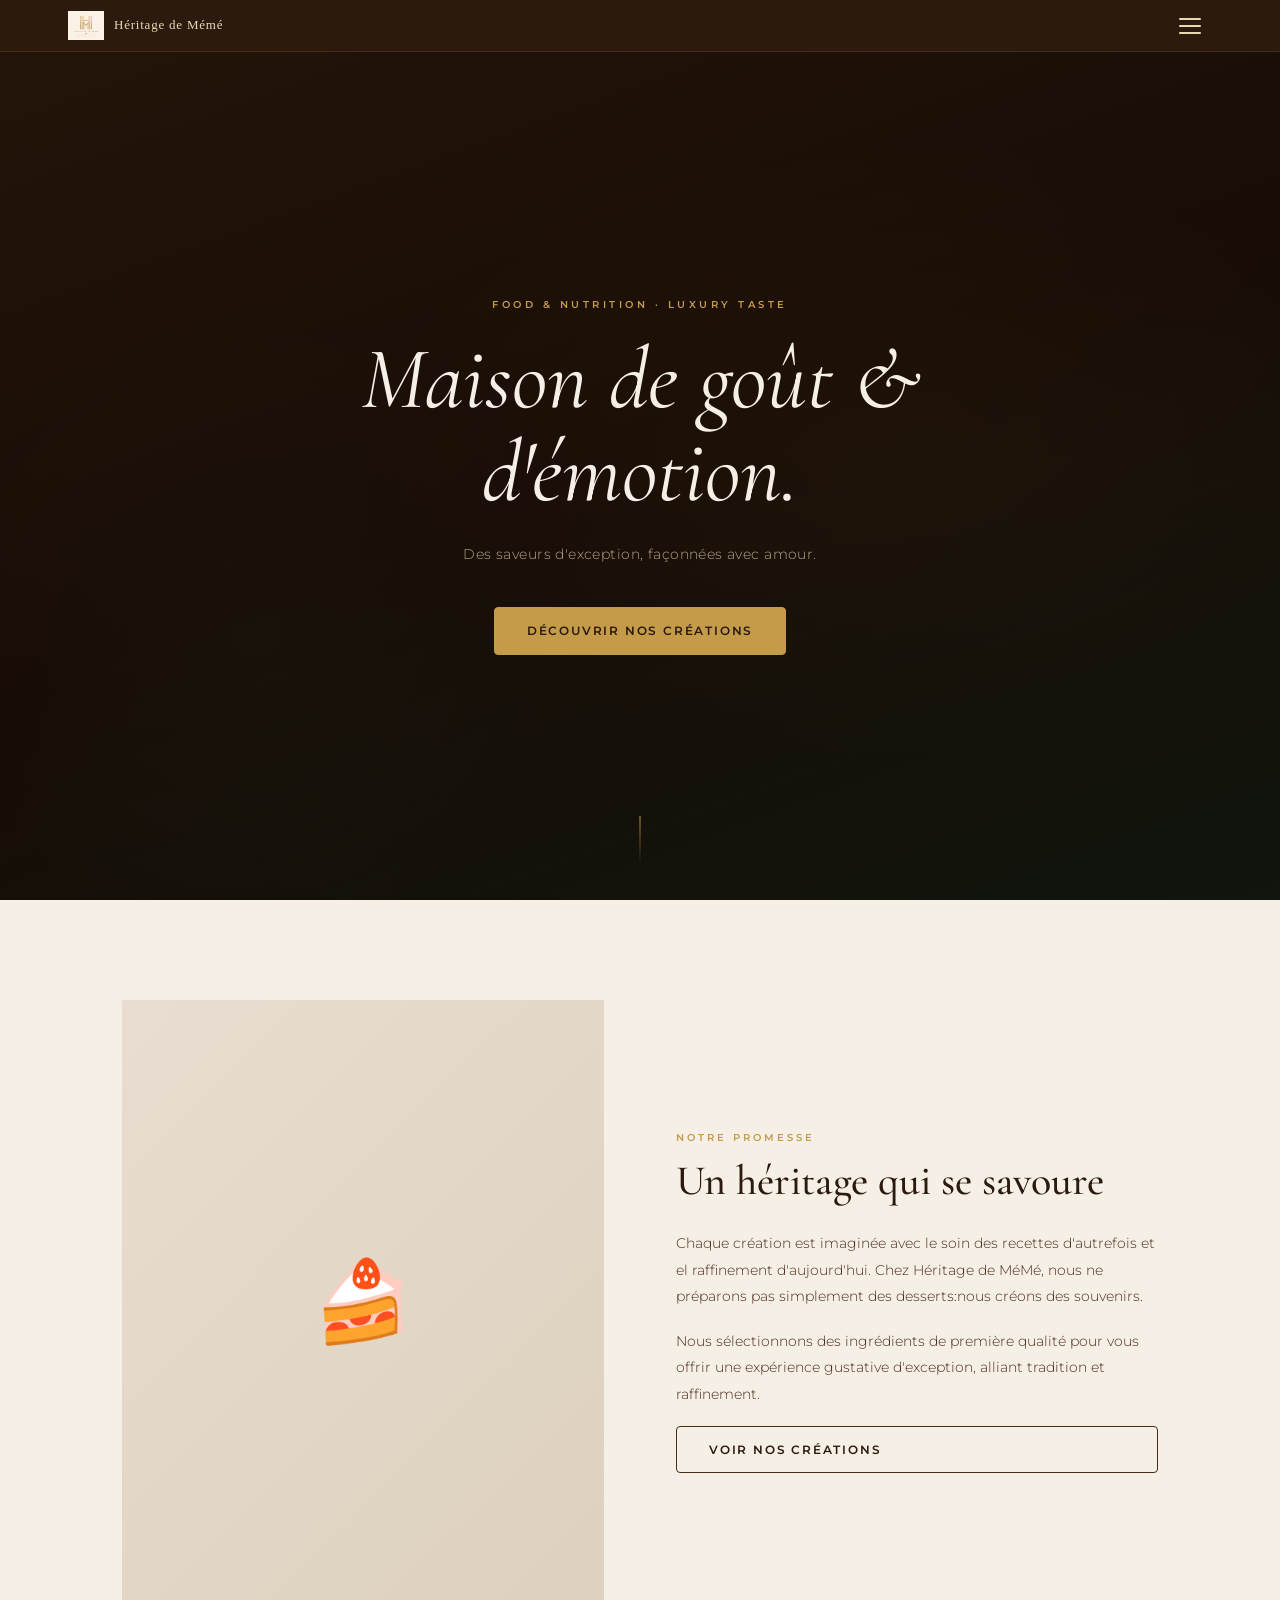
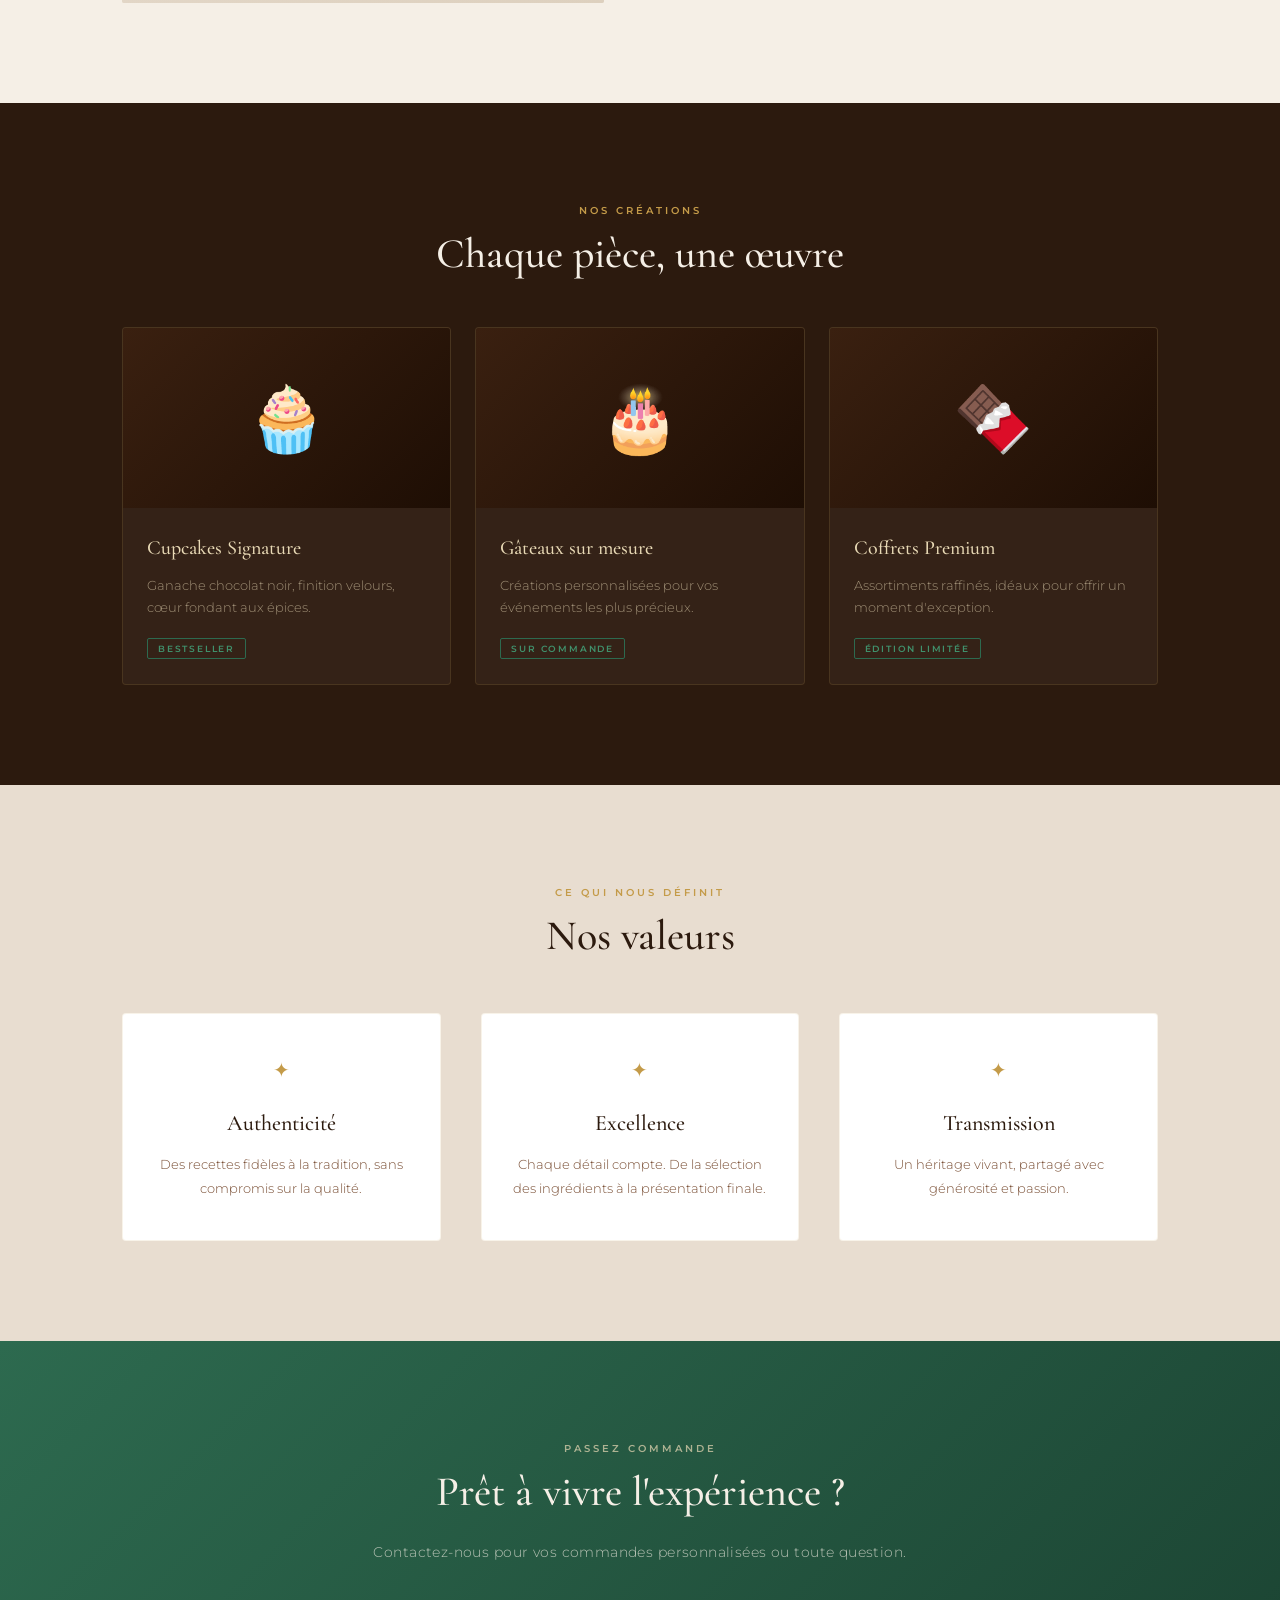
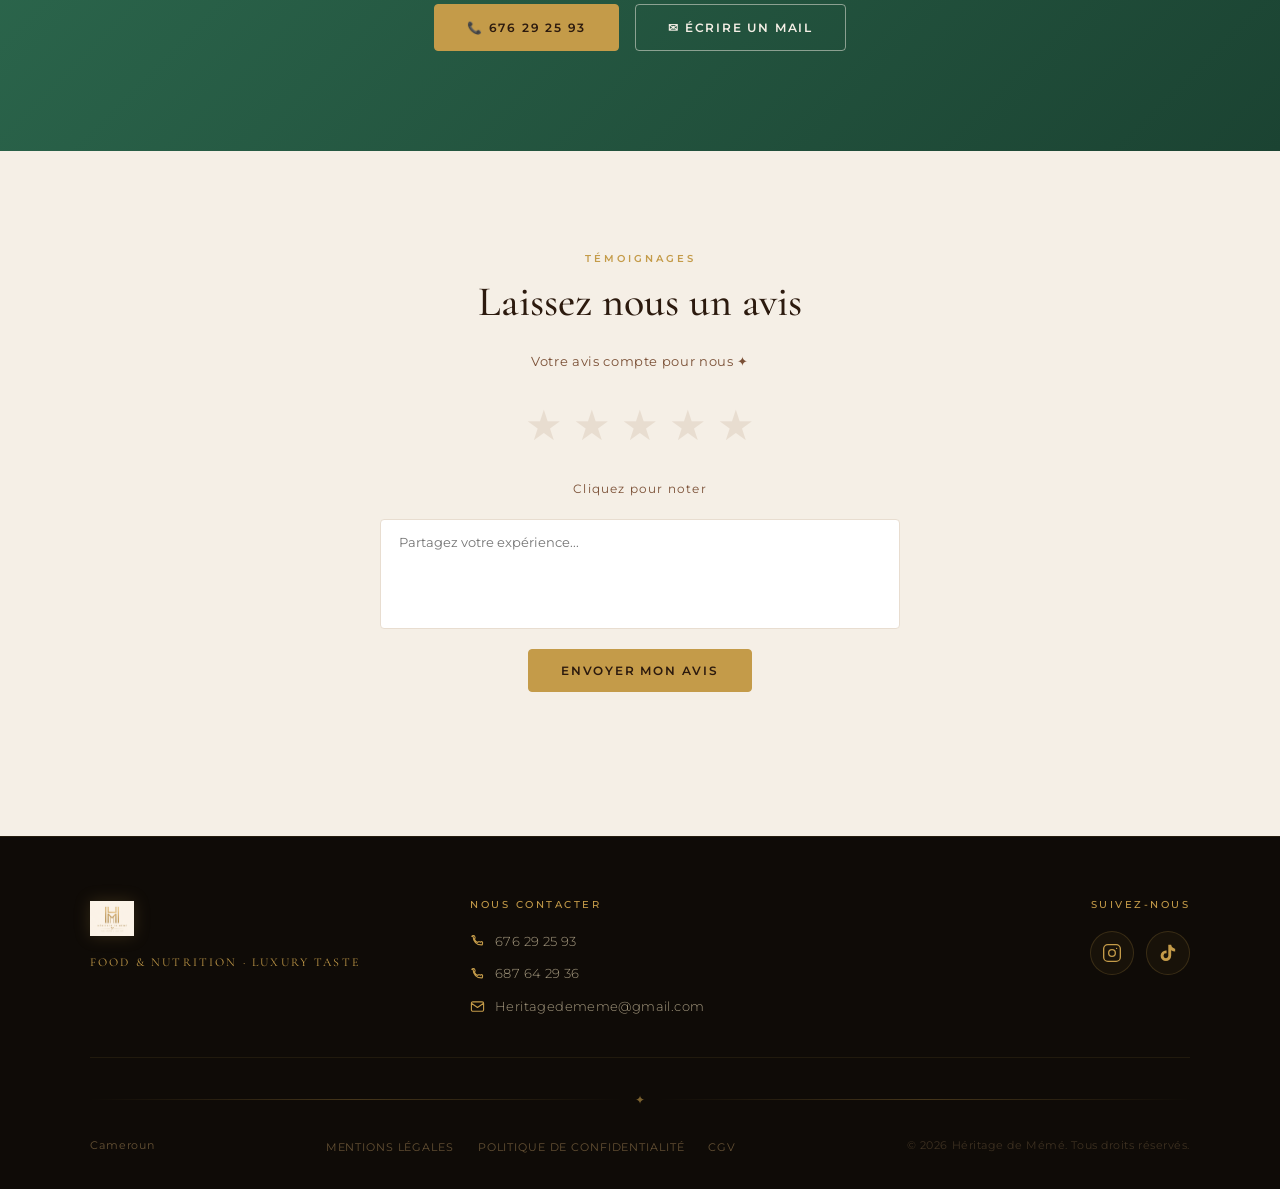
<file: index.html>
<!DOCTYPE html>
<html lang="fr">
<head>
  <meta charset="UTF-8" />
  <meta name="viewport" content="width=device-width, initial-scale=1.0"/>
  <title>Héritage de Mémé – Food & Nutrition · Luxury Taste</title>
 <!-- Meta description et open graph-->
<meta name="description" content="Héritage de Mémé — pâtisserie artisanale de luxe : cupcakes signature, gâteaux sur mesure et coffrets premium au Cameroun.">
<meta property="og:title" content="Héritage de Mémé – Food & Nutrition · Luxury Taste">
<meta property="og:description" content="Des saveurs d'exception, façonnées avec amour.">
<meta property="og:image" content="https://heritagedememe.pastry.workers.dev/Heritage_de_Meme_Logo_Premium.png">
 <meta property="og:url" content="https://heritagedememe.pastry.workers.dev/">
<meta property="og:type" content="website">
<link rel="icon" type="image/png" href="Heritage_de_Meme_Logo_Premium.png">
  <link rel="stylesheet" href="style.css" />
  <link href="https://fonts.googleapis.com/css2?family=Cormorant+Garamond:ital,wght@0,400;0,500;0,600;1,400&family=Montserrat:wght@300;400;500;600&display=swap" rel="stylesheet"/>
<!-- preconnect vers google fonts-->
<link rel="preconnect" href="https://fonts.googleapis.com">
<link rel="preconnect" href="https://fonts.gstatic.com" crossorigin>

</head>
<body>

  <nav class="navbar" id="navbar">
    <div class="navbar__inner">
      <a href="#" class="navbar__brand">
        <img src="Heritage_de_Meme_Logo_Premium.png" alt="Héritage de Mémé" class="navbar__logo" />
        <span class="navbar__name" translate="no">Héritage de Mémé</span>
      </a>
      <ul class="navbar__links">
        <li><a href="#about">Notre promesse</a></li>
        <li><a href="#menu">Nos créations</a></li>
        <li><a href="#values">Valeurs</a></li>
        <li><a href="#contact">Contact</a></li>
        <li><a href="equipe.html">Notre équipe</a></li>
      </ul>
      <button class="navbar__burger" id="burgerBtn" aria-label="Menu" aria-expanded="false">
        <span></span><span></span><span></span>
      </button>
    </div>
  </nav>
 <div class="navbar__overlay" id="navOverlay">
 </div>

  <section class="hero">
    <div class="hero__overlay"></div>
    <div class="hero__content">
      <p class="hero__eyebrow"translate ="no">Food & Nutrition · Luxury Taste</p>
      <h1 class="hero__title"translate="no">Maison de goût &<br/>d'émotion.</h1>
      <p class="hero__sub"translate="no">Des saveurs d'exception, façonnées avec amour.</p>
      <a href="#menu" class="btn btn--primary">Découvrir nos créations</a>
    </div>
    <div class="hero__scroll-hint"><span></span></div>
  </section>

  <section class="about" id="about">
    <div class="container">
      <div class="about__grid">
        <div class="about__visual">
          <div class="about__img-frame">
            <div class="about__img-placeholder"><span>🍰</span></div>
          </div>
        </div>
        <div class="about__text">
          <p class="section-eyebrow">Notre promesse</p>
          <h2 class="section-title">Un héritage qui se savoure</h2>
          <p class="about__body">Chaque création est imaginée avec le soin des recettes d'autrefois et el raffinement d'aujourd'hui. Chez Héritage de MéMé, nous ne préparons pas simplement des desserts:nous créons des souvenirs.</p>
          <p class="about__body">Nous sélectionnons des ingrédients de première qualité pour vous offrir une expérience gustative d'exception, alliant tradition et raffinement.</p>
          <a href="#menu" class="btn btn--outline">Voir nos créations</a>
        </div>
      </div>
    </div>
  </section>

  <section class="menu" id="menu">
    <div class="container">
      <p class="section-eyebrow center">Nos créations</p>
      <h2 class="section-title center">Chaque pièce, une œuvre</h2>
      <div class="menu__grid">
        <article class="menu-card">
          <div class="menu-card__img">🧁</div>
          <div class="menu-card__body">
            <h3 class="menu-card__name">Cupcakes Signature</h3>
            <p class="menu-card__desc">Ganache chocolat noir, finition velours, cœur fondant aux épices.</p>
            <span class="menu-card__tag">Bestseller</span>
          </div>
        </article>
        <article class="menu-card">
          <div class="menu-card__img">🎂</div>
          <div class="menu-card__body">
            <h3 class="menu-card__name">Gâteaux sur mesure</h3>
            <p class="menu-card__desc">Créations personnalisées pour vos événements les plus précieux.</p>
            <span class="menu-card__tag">Sur commande</span>
          </div>
        </article>
        <article class="menu-card">
          <div class="menu-card__img">🍫</div>
          <div class="menu-card__body">
            <h3 class="menu-card__name">Coffrets Premium</h3>
            <p class="menu-card__desc">Assortiments raffinés, idéaux pour offrir un moment d'exception.</p>
            <span class="menu-card__tag">Édition limitée</span>
          </div>
        </article>
      </div>
    </div>
  </section>

  <section class="values" id="values">
    <div class="container">
      <p class="section-eyebrow center">Ce qui nous définit</p>
      <h2 class="section-title center">Nos valeurs</h2>
      <div class="values__grid">
        <div class="value-item">
          <div class="value-item__icon">✦</div>
          <h3>Authenticité</h3>
          <p>Des recettes fidèles à la tradition, sans compromis sur la qualité.</p>
        </div>
        <div class="value-item">
          <div class="value-item__icon">✦</div>
          <h3>Excellence</h3>
          <p>Chaque détail compte. De la sélection des ingrédients à la présentation finale.</p>
        </div>
        <div class="value-item">
          <div class="value-item__icon">✦</div>
          <h3>Transmission</h3>
          <p>Un héritage vivant, partagé avec générosité et passion.</p>
        </div>
      </div>
    </div>
  </section>

  <section class="contact-banner" id="contact">
    <div class="container">
      <p class="section-eyebrow center">Passez commande</p>
      <h2 class="section-title center">Prêt à vivre l'expérience ?</h2>
      <p class="contact-banner__sub">Contactez-nous pour vos commandes personnalisées ou toute question.</p>
      <div class="contact-banner__actions">
        <a href="tel:+237676292593" class="btn btn--primary">📞 676 29 25 93</a>
        <a href="mailto:Heritagedememe@gmail.com" class="btn btn--outline-light">✉ Écrire un mail</a>
      </div>
    </div>
  </section>




<section class="reviews" id="reviews">
  <div class="container">
    <p class="section-eyebrow center">Témoignages</p>
    <h2 class="section-title center">Laissez nous un avis</h2>

    <div class="star-rating">
      <p class="star-rating__label">Votre avis compte pour nous ✦</p>
      <div class="stars" id="stars">
        <span class="star" data-value="1">★</span>
        <span class="star" data-value="2">★</span>
        <span class="star" data-value="3">★</span>
        <span class="star" data-value="4">★</span>
        <span class="star" data-value="5">★</span>
      </div>
      <p class="star-rating__caption" id="starCaption">Cliquez pour noter</p>
      <textarea class="star-rating__textarea" id="reviewText" placeholder="Partagez votre expérience..."></textarea>
      <button class="btn btn--primary" id="submitReview">Envoyer mon avis</button>
      <p class="star-rating__thanks" id="thankMsg"></p>
    </div>
  </div>
</section>



  <footer class="footer">
    <div class="footer__inner">
      <div class="footer__top">
        <div class="footer__logo-col">
          <img src="Heritage_de_Meme_Logo_Premium.png" alt="Héritage de Mémé" class="footer__logo" loading="lazy"/>
          <span class="footer__tagline">Food & Nutrition · Luxury Taste</span>
        </div>
        <div class="footer__col">
          <h4 class="footer__col-title">Nous contacter</h4>
          <ul class="footer__list">
            <li>
              <svg width="15" height="15" fill="none" stroke="#c49b49" stroke-width="1.8" viewBox="0 0 24 24"><path stroke-linecap="round" stroke-linejoin="round" d="M3 5.5A1.5 1.5 0 0 1 4.5 4h1.379a1.5 1.5 0 0 1 1.394.944l.818 2.045a1.5 1.5 0 0 1-.343 1.641l-.9.9a11.042 11.042 0 0 0 5.622 5.622l.9-.9a1.5 1.5 0 0 1 1.641-.343l2.045.818A1.5 1.5 0 0 1 20 16.12V17.5A1.5 1.5 0 0 1 18.5 19C10.492 19 5 13.508 5 5.5Z"/></svg>
              676 29 25 93
            </li>
            <li>
              <svg width="15" height="15" fill="none" stroke="#c49b49" stroke-width="1.8" viewBox="0 0 24 24"><path stroke-linecap="round" stroke-linejoin="round" d="M3 5.5A1.5 1.5 0 0 1 4.5 4h1.379a1.5 1.5 0 0 1 1.394.944l.818 2.045a1.5 1.5 0 0 1-.343 1.641l-.9.9a11.042 11.042 0 0 0 5.622 5.622l.9-.9a1.5 1.5 0 0 1 1.641-.343l2.045.818A1.5 1.5 0 0 1 20 16.12V17.5A1.5 1.5 0 0 1 18.5 19C10.492 19 5 13.508 5 5.5Z"/></svg>
              687 64 29 36
            </li>
            <li>
              <svg width="15" height="15" fill="none" stroke="#c49b49" stroke-width="1.8" viewBox="0 0 24 24"><path stroke-linecap="round" stroke-linejoin="round" d="M21.75 6.75v10.5a2.25 2.25 0 0 1-2.25 2.25h-15a2.25 2.25 0 0 1-2.25-2.25V6.75m19.5 0A2.25 2.25 0 0 0 19.5 4.5h-15a2.25 2.25 0 0 0-2.25 2.25m19.5 0-9.75 6.75L2.25 6.75"/></svg>
              <a href="mailto:Heritagedememe@gmail.com">Heritagedememe@gmail.com</a>
            </li>
          </ul>
        </div>
        <div class="footer__col footer__social-col">
          <h4 class="footer__col-title">Suivez-nous</h4>
          <div class="footer__socials">
            <a href="https://www.instagram.com/heritage_de_meme?igsh=MWkwZHNhcWUxOTZhMQ%3D%3D&utm_source=qr" target="_blank" rel="noopener" aria-label="Instagram" class="footer__social-btn">
              <svg viewBox="0 0 24 24" fill="none" stroke="#c49b49" stroke-width="1.6" width="20" height="20">
                <rect x="2" y="2" width="20" height="20" rx="5" ry="5"/>
                <circle cx="12" cy="12" r="4"/>
                <circle cx="17.5" cy="6.5" r="0.8" fill="#c49b49" stroke="none"/>
              </svg>
            </a>
            <a href="https://www.tiktok.com/@heritage.de.meme?_r=1&_t=ZT-97amTNqGWh4" target="_blank" rel="noopener" aria-label="TikTok" class="footer__social-btn">
              <svg viewBox="0 0 24 24" fill="#c49b49" width="20" height="20">
                <path d="M19.59 6.69a4.83 4.83 0 0 1-3.77-4.25V2h-3.45v13.67a2.89 2.89 0 0 1-2.88 2.5 2.89 2.89 0 0 1-2.89-2.89 2.89 2.89 0 0 1 2.89-2.89c.28 0 .54.04.79.1V9.01a6.32 6.32 0 0 0-.79-.05 6.34 6.34 0 0 0-6.34 6.34 6.34 6.34 0 0 0 6.34 6.34 6.34 6.34 0 0 0 6.33-6.34V8.69a8.18 8.18 0 0 0 4.78 1.52V6.76a4.85 4.85 0 0 1-1.01-.07Z"/>
              </svg>
            </a>
          </div>
        </div>
      </div>
      <div class="footer__divider"><span class="footer__divider-ornament">✦</span></div>
      <div class="footer__bottom">
        <p class="footer_location"> Cameroun</p>
        <ul class="footer__legal">
          <li><a href="#">Mentions légales</a></li>
          <li><a href="#">Politique de confidentialité</a></li>
          <li><a href="#">CGV</a></li>
        </ul>
        <p class="footer__copy">&copy; 2026 Héritage de Mémé. Tous droits réservés.</p>
      </div>
    </div>
  </footer>

  <script src="script.js"></script>
</body>
</html>
</file>
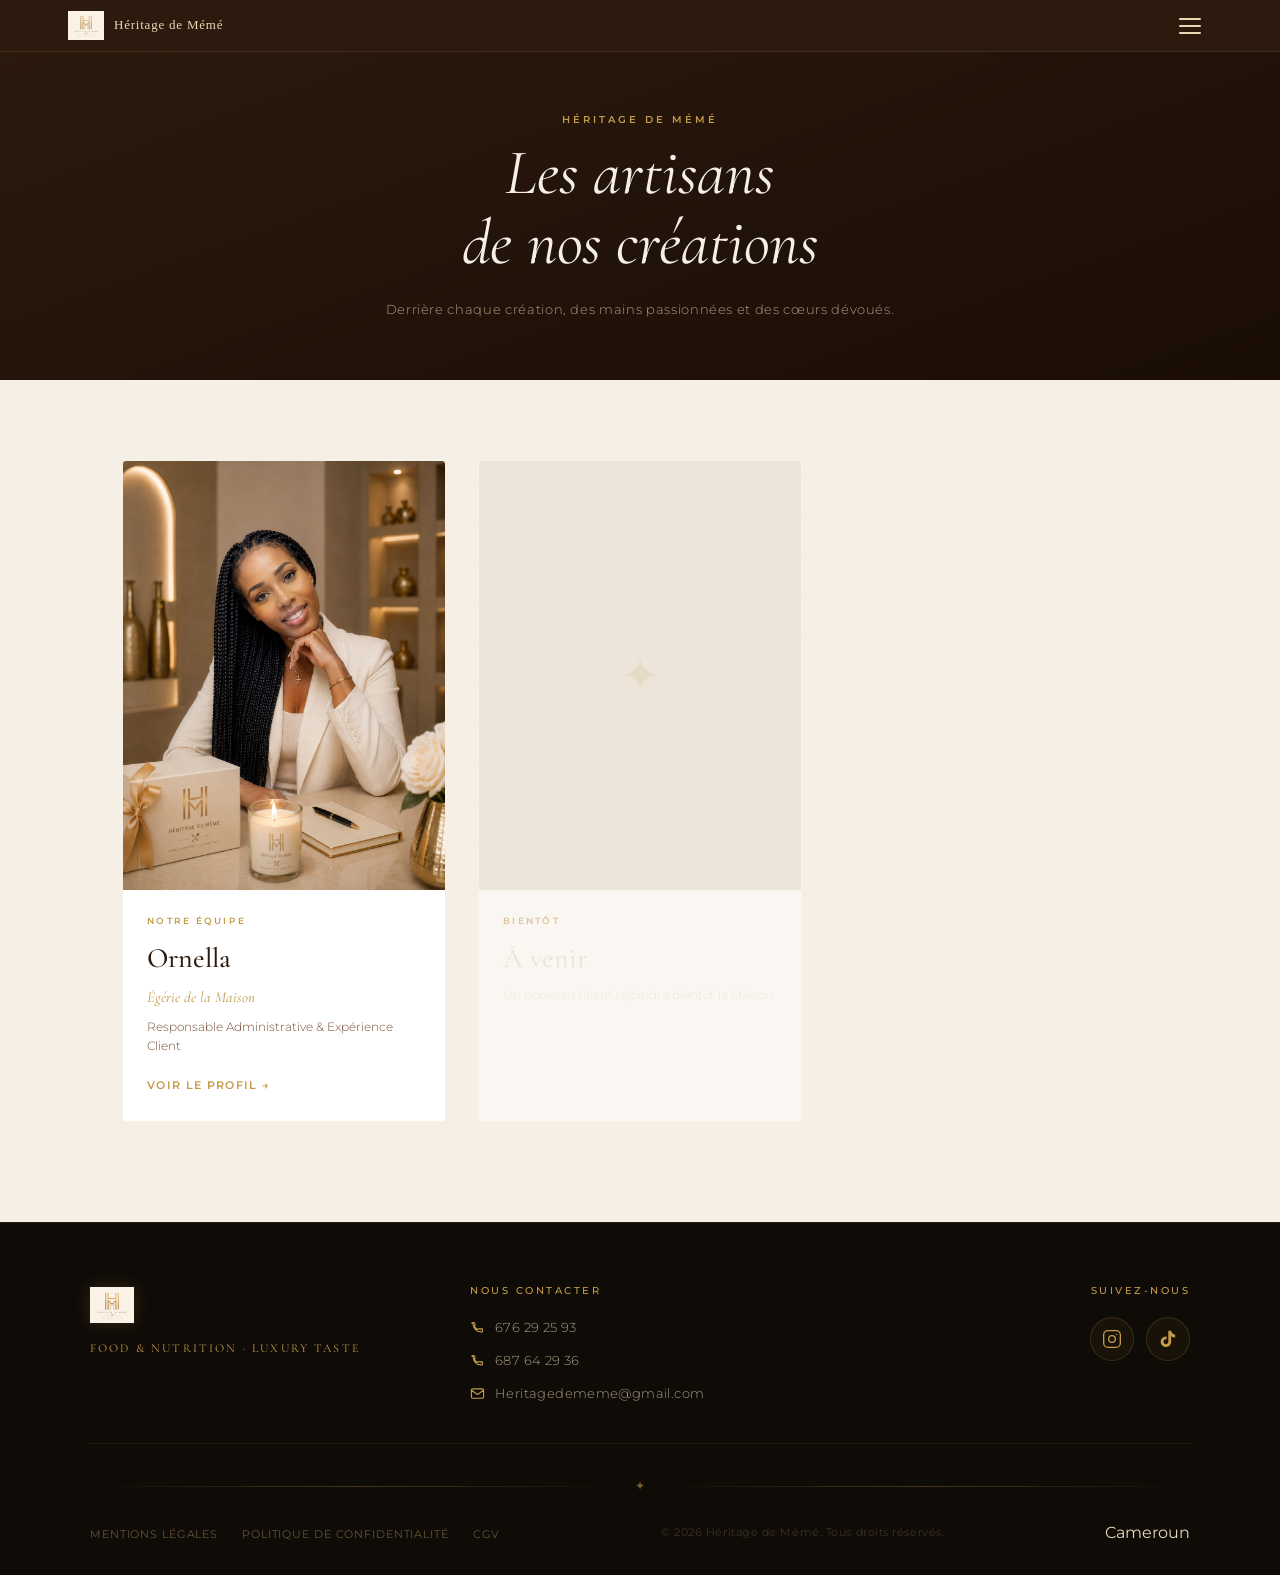
<file: equipe.html>
<!DOCTYPE html>
<html lang="fr" translate="no">
<head>
  <meta charset="UTF-8"/>
  <meta name="viewport" content="width=device-width, initial-scale=1.0"/>
  <title>Notre Équipe – Héritage de Mémé</title>
 
 <meta name="description" content="Découvrez les artisans de la Maison Héritage de Mémé.">
<link rel="icon" type="image/png" href="Heritage_de_Meme_Logo_Premium.png">
 
  <link rel="stylesheet" href="style.css"/>
  <link rel="stylesheet" href="equipe.css"/>
 <link rel="preconnect" href="https://fonts.googleapis.com">
 <link rel="preconnect" href="https://fonts.gstatic.com" crossorigin>
  <link href="https://fonts.googleapis.com/css2?family=Cormorant+Garamond:ital,wght@0,400;0,500;0,600;1,400&family=Montserrat:wght@300;400;500;600&display=swap" rel="stylesheet"/>
</head>
<body>

  <nav class="navbar scrolled" id="navbar">
    <div class="navbar__inner">
      <a href="index.html" class="navbar__brand">
        <img src="Heritage_de_Meme_Logo_Premium.png" alt="Héritage de Mémé" class="navbar__logo"/>
        <span class="navbar__name">Héritage de Mémé</span>
      </a>
      <ul class="navbar__links">
        <li><a href="index.html#about">Notre histoire</a></li>
        <li><a href="index.html#menu">Nos créations</a></li>
        <li><a href="index.html#values">Valeurs</a></li>
        <li><a href="equipe.html" class="active" aria-current="page">Notre équipe</a></li>
        <li><a href="index.html#contact">Contact</a></li>
      </ul>
      <button class="navbar__burger" id="burgerBtn" aria-label="Menu">
        <span></span><span></span><span></span>
      </button>
    </div>
  </nav>
<div class="navbar__overlay" id="navOverlay"></div>
  <!-- HERO -->
  <section class="equipe-hero">
    <div class="equipe-hero__content">
      <p class="section-eyebrow center">Héritage de Mémé</p>
      <h1 class="equipe-hero__title">Les artisans<br/>de nos créations</h1>
      <p class="equipe-hero__sub">Derrière chaque création, des mains passionnées et des cœurs dévoués.</p>
    </div>
  </section>

  <!-- GRILLE -->
  <section class="equipe-grid-section">
    <div class="container">
      <div class="equipe-grid">

        <!-- CARTE ORNELLA -->
        <article class="membre-card" data-membre="ornella">
          <div class="membre-card__img-wrap">
            <img src="Ornella_Portrait_Heritage_de_Meme_HD.jpg" alt="Ornella" class="membre-card__img"/>
            <div class="membre-card__overlay">
              <button class="btn btn--primary open-panel" data-membre="ornella">Découvrir</button>
            </div>
          </div>
          <div class="membre-card__body">
            <p class="membre-card__eyebrow">Notre équipe</p>
            <h2 class="membre-card__name">Ornella</h2>
            <p class="membre-card__title-italic">Égérie de la Maison</p>
            <p class="membre-card__role">Responsable Administrative & Expérience Client</p>
            <button class="membre-card__link open-panel" data-membre="ornella">Voir le profil →</button>
          </div>
        </article>

        <!-- CARTE À VENIR -->
        <article class="membre-card membre-card--soon">
          <div class="membre-card__img-wrap membre-card__img-wrap--soon">
            <span class="membre-card__soon-icon">✦</span>
          </div>
          <div class="membre-card__body">
            <p class="membre-card__eyebrow">Bientôt</p>
            <h2 class="membre-card__name membre-card__name--muted">À venir</h2>
            <p class="membre-card__role membre-card__role--muted">Un nouveau talent rejoindra bientôt la Maison.</p>
          </div>
        </article>

      </div>
    </div>
  </section>

  <!-- ═══════════════════════════════════════
       PANNEAU LATÉRAL — ORNELLA
  ═══════════════════════════════════════ -->
  <div class="side-panel" id="panel-ornella">
    <div class="side-panel__inner">

      <!-- Bouton fermer -->
      <button class="side-panel__close" data-close="ornella">✕</button>

      <!-- GAUCHE : Photo -->
      <div class="side-panel__left">
        <div class="side-panel__logo-block">
          <img src="Heritage_de_Meme_Logo_Premium.png" alt="logo" class="side-panel__logo-img"/>
          <div class="side-panel__logo-text">
            <span>HÉRITAGE DE MÉMÉ</span>
            <span class="side-panel__logo-sub">FOOD & NUTRITION · LUXURY TASTE</span>
          </div>
        </div>
        <img src="Ornella_Portrait_Heritage_de_Meme_HD.jpg" alt="Ornella" class="side-panel__photo"/>
        <div class="side-panel__photo-overlay">
          <h2 class="side-panel__photo-name">ORNELLA</h2>
          <p class="side-panel__photo-egerie">Égérie de la Maison</p>
          <p class="side-panel__photo-role">Responsable Administrative<br/>& Expérience Client</p>
          <blockquote class="side-panel__photo-quote">
            « Représenter Héritage de Mémé est pour moi un honneur et une fierté. Je porte chaque jour les valeurs de la Maison avec passion et dévouement. »
          </blockquote>
        </div>
      </div>

      <!-- DROITE : Infos -->
      <div class="side-panel__right">
        <div class="side-panel__floral">✿</div>
        <p class="side-panel__eyebrow">NOTRE ÉQUIPE</p>
        <div class="side-panel__divider-top"></div>
        <h1 class="side-panel__name">ORNELLA</h1>
        <p class="side-panel__egerie">Égérie de la Maison</p>
        <p class="side-panel__role">Responsable Administrative<br/>& Expérience Client</p>
        <div class="side-panel__ornament">❧</div>
        <p class="side-panel__bio">Ornella incarne l'élégance, la bienveillance et l'excellence de la Maison Héritage de Mémé. En tant que Responsable Administrative & Expérience Client et égérie de la Maison, elle est le visage et le cœur de chaque interaction.</p>
        <p class="side-panel__bio">Elle veille à ce que chaque client vive une expérience unique, à la hauteur de nos valeurs : authenticité, raffinement et générosité.</p>

        <!-- Compétences -->
        <div class="side-panel__competences">
          <div class="side-panel__competence">
            <div class="side-panel__competence-icon">
              <svg viewBox="0 0 24 24" fill="none" stroke="#c49b49" stroke-width="1.5" width="26" height="26"><path d="M12 21.35l-1.45-1.32C5.4 15.36 2 12.28 2 8.5 2 5.42 4.42 3 7.5 3c1.74 0 3.41.81 4.5 2.09C13.09 3.81 14.76 3 16.5 3 19.58 3 22 5.42 22 8.5c0 3.78-3.4 6.86-8.55 11.54L12 21.35z"/></svg>
            </div>
            <h4>L'ACCUEIL</h4>
            <p>Elle accueille chaque client avec chaleur, écoute et professionnalisme.</p>
          </div>
          <div class="side-panel__competence">
            <div class="side-panel__competence-icon">
              <svg viewBox="0 0 24 24" fill="none" stroke="#c49b49" stroke-width="1.5" width="26" height="26"><rect x="5" y="2" width="14" height="20" rx="2"/><line x1="9" y1="7" x2="15" y2="7"/><line x1="9" y1="11" x2="15" y2="11"/><line x1="9" y1="15" x2="12" y2="15"/></svg>
            </div>
            <h4>L'ORGANISATION</h4>
            <p>Elle assure le suivi et la gestion administrative avec rigueur et discrétion.</p>
          </div>
          <div class="side-panel__competence">
            <div class="side-panel__competence-icon">
              <svg viewBox="0 0 24 24" fill="none" stroke="#c49b49" stroke-width="1.5" width="26" height="26"><path d="M20 7H4a2 2 0 0 0-2 2v6a2 2 0 0 0 2 2h16a2 2 0 0 0 2-2V9a2 2 0 0 0-2-2z"/><path d="M16 7V5a2 2 0 0 0-2-2h-4a2 2 0 0 0-2 2v2"/></svg>
            </div>
            <h4>L'EXPÉRIENCE</h4>
            <p>Elle crée des moments inoubliables et veille à chaque détail de l'expérience client.</p>
          </div>
          <div class="side-panel__competence">
            <div class="side-panel__competence-icon">
              <svg viewBox="0 0 24 24" fill="none" stroke="#c49b49" stroke-width="1.5" width="26" height="26"><polygon points="12 2 15.09 8.26 22 9.27 17 14.14 18.18 21.02 12 17.77 5.82 21.02 7 14.14 2 9.27 8.91 8.26 12 2"/></svg>
            </div>
            <h4>L'AMBASSADRICE</h4>
            <p>Elle représente la Maison avec fierté et incarne nos valeurs au quotidien.</p>
          </div>
        </div>

        <!-- Citation finale -->
        <blockquote class="side-panel__final-quote">
          <span class="side-panel__qmark">❝</span>
          Je m'engage chaque jour à faire rayonner Héritage de Mémé à travers chaque sourire, chaque geste et chaque attention.
          <span class="side-panel__qmark">❞</span>
        </blockquote>

        <div class="side-panel__footer-ornament">
          <img src="Heritage_de_Meme_Logo_Premium.png" alt="" class="side-panel__mini-logo"/>
          <p class="side-panel__footer-text">L'EXCELLENCE DANS CHAQUE DÉTAIL</p>
        </div>

      </div>
    </div>
  </div>

  <!-- OVERLAY -->
  <div class="panel-overlay" id="panelOverlay"></div>

  <!-- FOOTER -->
  <footer class="footer">
    <div class="footer__inner">
      <div class="footer__top">
        <div class="footer__logo-col">
          <img src="Heritage_de_Meme_Logo_Premium.png" alt="Héritage de Mémé" class="footer__logo"/>
          <span class="footer__tagline">Food & Nutrition · Luxury Taste</span>
        </div>
        <div class="footer__col">
          <h4 class="footer__col-title">Nous contacter</h4>
          <ul class="footer__list">
            <li>
              <svg width="15" height="15" fill="none" stroke="#c49b49" stroke-width="1.8" viewBox="0 0 24 24"><path stroke-linecap="round" stroke-linejoin="round" d="M3 5.5A1.5 1.5 0 0 1 4.5 4h1.379a1.5 1.5 0 0 1 1.394.944l.818 2.045a1.5 1.5 0 0 1-.343 1.641l-.9.9a11.042 11.042 0 0 0 5.622 5.622l.9-.9a1.5 1.5 0 0 1 1.641-.343l2.045.818A1.5 1.5 0 0 1 20 16.12V17.5A1.5 1.5 0 0 1 18.5 19C10.492 19 5 13.508 5 5.5Z"/></svg>
              676 29 25 93
            </li>
            <li>
              <svg width="15" height="15" fill="none" stroke="#c49b49" stroke-width="1.8" viewBox="0 0 24 24"><path stroke-linecap="round" stroke-linejoin="round" d="M3 5.5A1.5 1.5 0 0 1 4.5 4h1.379a1.5 1.5 0 0 1 1.394.944l.818 2.045a1.5 1.5 0 0 1-.343 1.641l-.9.9a11.042 11.042 0 0 0 5.622 5.622l.9-.9a1.5 1.5 0 0 1 1.641-.343l2.045.818A1.5 1.5 0 0 1 20 16.12V17.5A1.5 1.5 0 0 1 18.5 19C10.492 19 5 13.508 5 5.5Z"/></svg>
              687 64 29 36
            </li>
            <li>
              <svg width="15" height="15" fill="none" stroke="#c49b49" stroke-width="1.8" viewBox="0 0 24 24"><path stroke-linecap="round" stroke-linejoin="round" d="M21.75 6.75v10.5a2.25 2.25 0 0 1-2.25 2.25h-15a2.25 2.25 0 0 1-2.25-2.25V6.75m19.5 0A2.25 2.25 0 0 0 19.5 4.5h-15a2.25 2.25 0 0 0-2.25 2.25m19.5 0-9.75 6.75L2.25 6.75"/></svg>
              <a href="mailto:Heritagedememe@gmail.com">Heritagedememe@gmail.com</a>
            </li>
          </ul>
        </div>
        <div class="footer__col footer__social-col">
          <h4 class="footer__col-title">Suivez-nous</h4>
          <div class="footer__socials">
            <a href="https://www.instagram.com/heritage_de_meme?igsh=MWkwZHNhcWUxOTZhMQ%3D%3D&utm_source=qr" target="_blank" rel="noopener" aria-label="Instagram" class="footer__social-btn">
              <svg viewBox="0 0 24 24" fill="none" stroke="#c49b49" stroke-width="1.6" width="20" height="20"><rect x="2" y="2" width="20" height="20" rx="5" ry="5"/><circle cx="12" cy="12" r="4"/><circle cx="17.5" cy="6.5" r="0.8" fill="#c49b49" stroke="none"/></svg>
            </a>
            <a href="https://www.tiktok.com/@heritage.de.meme?_r=1&_t=ZT-97amTNqGWh4" target="_blank" rel="noopener" aria-label="TikTok" class="footer__social-btn">
              <svg viewBox="0 0 24 24" fill="#c49b49" width="20" height="20"><path d="M19.59 6.69a4.83 4.83 0 0 1-3.77-4.25V2h-3.45v13.67a2.89 2.89 0 0 1-2.88 2.5 2.89 2.89 0 0 1-2.89-2.89 2.89 2.89 0 0 1 2.89-2.89c.28 0 .54.04.79.1V9.01a6.32 6.32 0 0 0-.79-.05 6.34 6.34 0 0 0-6.34 6.34 6.34 6.34 0 0 0 6.34 6.34 6.34 6.34 0 0 0 6.33-6.34V8.69a8.18 8.18 0 0 0 4.78 1.52V6.76a4.85 4.85 0 0 1-1.01-.07Z"/></svg>
            </a>
          </div>
        </div>
      </div>
      <div class="footer__divider"><span class="footer__divider-ornament">✦</span></div>
      <div class="footer__bottom">
        <ul class="footer__legal">
          <li><a href="#">Mentions légales</a></li>
          <li><a href="#">Politique de confidentialité</a></li>
          <li><a href="#">CGV</a></li>
        </ul>
        <p class="footer__copy">&copy; 2026 Héritage de Mémé. Tous droits réservés.</p>
        <p class="footer__location">Cameroun</p>
      </div>
    </div>
  </footer>

  <script src="script.js"></script>
  <script src="equipe.js"></script>
</body>
</html>
</file>
<file: style.css>
:root {
  --brown-dark:    #2c1a0e;
  --brown-mid:     #4a2c1a;
  --brown-light:   #7a4f35;
  --cream:         #f5efe6;
  --cream-dark:    #e8ddd0;
  --gold:          #c49b49;
  --gold-light:    #e8d9b5;
  --emerald:       #2d6a4f;
  --emerald-light: #40916c;
  --white:         #ffffff;
  --font-display:  'Cormorant Garamond', serif;
  --font-body:     'Montserrat', sans-serif;
  --nav-h:         52px;
  --radius:        4px;
  --transition:    0.25s ease;
}
@view-transition {
  navigation: auto;
}
::view-transition-old(root),
::view-transition-new(root) {

  animation-duration: 0.35s;
  animation-timing-function: ease;
}

*, *::before, *::after { box-sizing: border-box; margin: 0; padding: 0; }
html { scroll-behavior: smooth; }
body { font-family: var(--font-body); background: var(--cream); color: var(--brown-dark); line-height: 1.6; overflox-x: hidden; width: 100%; }
a { text-decoration: none; color: inherit; }
ul { list-style: none; }
img { display: block; max-width: 100%; }

.container { max-width: 1100px; margin: 0 auto; padding: 0 32px; }

.section-eyebrow { font-family: var(--font-body); font-size: 10px; font-weight: 600; letter-spacing: 0.3em; text-transform: uppercase; color: var(--gold); margin-bottom: 10px; }
.section-eyebrow.center { text-align: center; }
.section-title { font-family: var(--font-display); font-size: clamp(28px, 4vw, 42px); font-weight: 500; color: var(--brown-dark); line-height: 1.2; margin-bottom: 24px; }
.section-title.center { text-align: center; }

.btn { display: inline-block; font-family: var(--font-body); font-size: 12px; font-weight: 600; letter-spacing: 0.15em; text-transform: uppercase; padding: 13px 32px; border-radius: var(--radius); transition: all var(--transition); cursor: pointer; border: 1.5px solid transparent; }
.btn--primary { background: var(--gold); color: var(--brown-dark); border-color: var(--gold); }
.btn--primary:hover { background: #b8893a; border-color: #b8893a; transform: translateY(-2px); }
.btn--outline { background: transparent; color: var(--brown-dark); border-color: var(--brown-mid); }
.btn--outline:hover { background: var(--brown-dark); color: var(--cream); transform: translateY(-2px); }
.btn--outline-light { background: transparent; color: var(--cream); border-color: rgba(245,239,230,0.5); }
.btn--outline-light:hover { background: rgba(245,239,230,0.1); transform: translateY(-2px); }

/* NAVBAR */
.navbar { position: fixed; top: 0; left: 0; right: 0; z-index: 1002; height: var(--nav-h); background: var(--brown-dark); border-bottom: 1px solid rgba(196,155,73,0.15); transition: background var(--transition), box-shadow var(--transition); }
.navbar.scrolled { background: rgba(44,26,14,0.97); box-shadow: 0 2px 20px rgba(0,0,0,0.35); backdrop-filter: blur(8px); }
.navbar__inner { max-width: 1200px; margin: 0 auto; height: 100%; padding: 0 28px; display: flex; align-items: center; gap: 32px; overflow: visible; }
.navbar__brand { display: flex; align-items: center; gap: 10px; flex-shrink: 0; }
.navbar__logo { width: 36px; height: 36px; object-fit: contain; }
.navbar__name { font-family: 'Times New Roman', Times, serif; font-size: 13px; color: var(--gold-light); font-weight: normal; letter-spacing: 0.06em; white-space: nowrap; }

.navbar__burger { display: flex; align-items: center; justify-content: center; width: 44px; height: 44px; flex-direction: column; gap: 5px; background: none; border: none; cursor: pointer; padding: 0; margin-left: auto; }
.navbar__burger span { display: block; width: 22px; height: 2px; background: var(--gold-light); border-radius: 2px; transition: all var(--transition); }
.navbar__burger.open span:nth-child(1) { transform: translateY(7px) rotate(45deg); }
.navbar__burger.open span:nth-child(2) { opacity: 0; }
.navbar__burger.open span:nth-child(3) { transform: translateY(-7px) rotate(-45deg); }

.navbar__overlay {
  position: fixed;
  inset: 0;
  background: rgba(0,0,0,0.5);
  z-index: 1000;
  opacity: 0;
  pointer-events: none;
  transition: opacity 0.3s ease;
  backdrop-filter: blur(2px);
}
.navbar__overlay.active { opacity: 1; pointer-events: all; }

.navbar__links {
  position: fixed;
  top: calc(var(--nav-h) + 10px);
  right: 20px;
  z-index: 1001;
  width: 260px;
  max-width: calc(100vw - 40px);
  background: var(--brown-dark);
  border: 1px solid rgba(196,155,73,0.2);
  border-radius: 10px;
  box-shadow: 0 20px 50px rgba(0,0,0,0.4);
  padding: 20px 22px;
  display: flex;
  flex-direction: column;
  gap: 4px;
  opacity: 0;
  transform: translate(16px, -8px) scale(0.97);
  pointer-events: none;
  transition: opacity 0.28s ease, transform 0.28s cubic-bezier(0.4, 0, 0.2, 1);
}
.navbar__links.open { opacity: 1; transform: translate(0, 0) scale(1); pointer-events: all; }
.navbar__links li { opacity: 0; transform: translateY(-6px); transition: opacity 0.25s ease, transform 0.25s ease; }
.navbar__links.open li { opacity: 1; transform: translateY(0); }
.navbar__links.open li:nth-child(1) { transition-delay: 0.08s; }
.navbar__links.open li:nth-child(2) { transition-delay: 0.14s; }
.navbar__links.open li:nth-child(3) { transition-delay: 0.20s; }
.navbar__links.open li:nth-child(4) { transition-delay: 0.26s; }
.navbar__links.open li:nth-child(5) { transition-delay: 0.32s; }
.navbar__links li a { font-size: 11px; font-weight: 500; letter-spacing: 0.12em; text-transform: uppercase; color: rgba(232,217,181,0.75); transition: color var(--transition); position: relative; padding: 8px 0; display: inline-block; }
.navbar__links li a::after { content: ''; position: absolute; bottom: 4px; left: 0; width: 0; height: 1px; background: var(--gold); transition: width var(--transition); }
.navbar__links li a:hover { color: var(--gold-light); }
.navbar__links li a:hover::after { width: 100%; }
/* HERO */
.hero { position: relative; min-height: 100vh; display: flex; align-items: center; justify-content: center; text-align: center; background: linear-gradient(160deg, var(--brown-dark) 0%, #1a0d06 50%, #0e1a12 100%); padding-top: var(--nav-h); overflow: hidden; }
.hero::before { content: ''; position: absolute; inset: 0; background-image: radial-gradient(ellipse 60% 50% at 70% 50%, rgba(196,155,73,0.06) 0%, transparent 70%), radial-gradient(ellipse 40% 60% at 20% 70%, rgba(45,106,79,0.08) 0%, transparent 60%); pointer-events: none; }
.hero__overlay { position: absolute; inset: 0; background: rgba(20,10,4,0.3); pointer-events: none; }
.hero__content { position: relative; z-index: 2; max-width: 680px; padding: 0 24px; }
.hero__eyebrow { font-size: 10px; font-weight: 600; letter-spacing: 0.35em; text-transform: uppercase; color: var(--gold); margin-bottom: 20px; }
.hero__title { font-family: var(--font-display); font-size: clamp(48px, 8vw, 88px); font-weight: 400; color: var(--cream); line-height: 1.05; margin-bottom: 24px; font-style: italic; }
.hero__sub { font-size: 14px; font-weight: 300; color: rgba(232,217,181,0.75); line-height: 1.8; margin-bottom: 40px; letter-spacing: 0.03em; }
.hero__scroll-hint { position: absolute; bottom: 36px; left: 50%; transform: translateX(-50%); z-index: 2; }
.hero__scroll-hint span { display: block; width: 1px; height: 48px; background: linear-gradient(to bottom, var(--gold), transparent); margin: 0 auto; animation: scrollLine 2s ease infinite; }

@keyframes scrollLine { 0% { opacity: 0; transform: scaleY(0); transform-origin: top; } 50% { opacity: 1; transform: scaleY(1); } 100% { opacity: 0; } }

/* ABOUT */
.about { padding: 100px 0; background: var(--cream); }
.about__grid { display: grid; grid-template-columns: 1fr 1fr; gap: 72px; align-items: center; }
.about__img-frame { position: relative; aspect-ratio: 4/5; background: var(--cream-dark); border-radius: 2px; overflow: hidden; }
.about__img-frame::before { content: ''; position: absolute; inset: -12px; border: 1px solid rgba(196,155,73,0.3); border-radius: 2px; z-index: 0; }
.about__img-placeholder { position: absolute; inset: 0; display: flex; align-items: center; justify-content: center; font-size: 80px; background: linear-gradient(135deg, var(--cream-dark) 0%, #ddd0be 100%); }
.about__text { display: flex; flex-direction: column; gap: 0; }
.about__body { font-size: 14px; font-weight: 300; color: var(--brown-mid); line-height: 1.9; margin-bottom: 18px; }

/* MENU */
.menu { padding: 100px 0; background: var(--brown-dark); }
.menu .section-title { color: var(--cream); }
.menu__grid { display: grid; grid-template-columns: repeat(3, 1fr); gap: 24px; margin-top: 48px; }
.menu-card { background: rgba(255,255,255,0.04); border: 1px solid rgba(196,155,73,0.15); border-radius: var(--radius); overflow: hidden; transition: transform var(--transition), border-color var(--transition); }
.menu-card:hover { transform: translateY(-6px); border-color: rgba(196,155,73,0.4); }
.menu-card__img { height: 180px; background: linear-gradient(135deg, #3a2010 0%, #1e0e04 100%); display: flex; align-items: center; justify-content: center; font-size: 64px; }
.menu-card__body { padding: 24px; }
.menu-card__name { font-family: var(--font-display); font-size: 20px; font-weight: 500; color: var(--gold-light); margin-bottom: 10px; }
.menu-card__desc { font-size: 13px; font-weight: 300; color: rgba(232,217,181,0.6); line-height: 1.7; margin-bottom: 16px; }
.menu-card__tag { font-size: 9px; font-weight: 600; letter-spacing: 0.2em; text-transform: uppercase; color: var(--emerald-light); border: 1px solid var(--emerald); padding: 4px 10px; border-radius: 2px; }

/* VALEURS */
.values { padding: 100px 0; background: var(--cream-dark); }
.values__grid { display: grid; grid-template-columns: repeat(3, 1fr); gap: 40px; margin-top: 52px; }
.value-item { text-align: center; padding: 40px 28px; background: var(--white); border-radius: var(--radius); border: 1px solid rgba(196,155,73,0.12); transition: box-shadow var(--transition); }
.value-item:hover { box-shadow: 0 8px 32px rgba(44,26,14,0.1); }
.value-item__icon { font-size: 20px; color: var(--gold); margin-bottom: 20px; }
.value-item h3 { font-family: var(--font-display); font-size: 22px; font-weight: 500; color: var(--brown-dark); margin-bottom: 12px; }
.value-item p { font-size: 13px; font-weight: 300; color: var(--brown-light); line-height: 1.8; }

/* CONTACT BANNER */
.contact-banner { padding: 100px 0; background: linear-gradient(135deg, var(--emerald) 0%, #1b4332 100%); text-align: center; }
.contact-banner .section-title { color: var(--cream); }
.contact-banner .section-eyebrow { color: rgba(232,217,181,0.7); }
.contact-banner__sub { font-size: 14px; font-weight: 300; color: rgba(245,239,230,0.7); margin-bottom: 40px; letter-spacing: 0.03em; }
.contact-banner__actions { display: flex; gap: 16px; justify-content: center; flex-wrap: wrap; }

/* FOOTER */
.footer { background: #0f0b07; color: var(--gold-light); padding: 60px 40px 30px; border-top: 1px solid rgba(196,155,73,0.12); }
.footer__inner { max-width: 1100px; margin: 0 auto; }
.footer__top { display: grid; grid-template-columns: 1fr 1fr 1fr; gap: 40px; align-items: start; padding-bottom: 40px; border-bottom: 1px solid rgba(196,155,73,0.1); }
.footer__logo-col { display: flex; flex-direction: column; align-items: flex-start; gap: 12px; }
.footer__logo { width: 44px; height: 44px; object-fit: contain; filter: drop-shadow(0 0 8px rgba(196,155,73,0.2)); }
.footer__tagline { font-family: var(--font-display); font-size: 12px; letter-spacing: 0.18em; color: var(--gold); text-transform: uppercase; }
.footer__col-title { font-family: var(--font-body); font-size: 10px; letter-spacing: 0.25em; text-transform: uppercase; color: var(--gold); margin-bottom: 18px; font-weight: 500; }
.footer__list { display: flex; flex-direction: column; gap: 12px; }
.footer__list li { display: flex; align-items: center; gap: 10px; font-size: 13px; color: rgba(232,217,181,0.7); font-weight: 300; letter-spacing: 0.03em; }
.footer__list li a { color: rgba(232,217,181,0.7); transition: color var(--transition); }
.footer__list li a:hover { color: var(--gold-light); }
.footer__social-col { align-items: flex-end; display: flex; flex-direction: column; }
.footer__socials { display: flex; gap: 12px; }
.footer__social-btn { display: flex; align-items: center; justify-content: center; width: 44px; height: 44px; border: 1px solid rgba(196,155,73,0.2); border-radius: 50%; background: rgba(196,155,73,0.05); transition: border-color var(--transition), background var(--transition), transform var(--transition); }
.footer__social-btn:hover { border-color: var(--gold); background: rgba(196,155,73,0.12); transform: translateY(-3px); }
.footer__divider { display: flex; align-items: center; gap: 14px; margin: 32px 0 24px; }
.footer__divider::before, .footer__divider::after { content: ''; flex: 1; height: 1px; background: linear-gradient(90deg, transparent, rgba(196,155,73,0.3), transparent); }
.footer__divider-ornament { color: var(--gold); font-size: 12px; opacity: 0.6; }
.footer__bottom { display: flex; align-items: center; justify-content: space-between; flex-wrap: wrap; gap: 12px; }
.footer__legal { display: flex; gap: 24px; }
.footer__legal li a { font-size: 11px; color: rgba(122,99,64,0.8); letter-spacing: 0.08em; text-transform: uppercase; transition: color var(--transition); }
.footer__legal li a:hover { color: var(--gold); }
.footer__copy { font-size: 11px; color: rgba(74,59,40,0.8); letter-spacing: 0.05em; }
.footer_location{
    font-size: 11px;
    color: rgba(122,99,64,0.8);
    letter-spacing: 0.08em;
}
@media (max-width: 1024px) and (min-width: 641px) {
  .menu__grid, .values__grid { grid-template-columns: repeat(2, 1fr); }
}
@media (max-width: 640px) {
  .about__grid, .menu__grid, .values__grid, .footer__top{ grid-template-columns: 1fr;}
  .footer__bottom { flex-direction: column; align-items: center; text-align: center; }
  .footer__legal { flex-wrap: wrap; justify-content: center; }
}

.reviews {
  padding: 100px 0;
  background: var(--cream);
  text-align: center;
}

.star-rating {
  max-width: 520px;
  margin: 0 auto;
  display: flex;
  flex-direction: column;
  align-items: center;
  gap: 20px;
}

.star-rating__label {
  font-size: 13px;
  color: var(--brown-light);
  letter-spacing: 0.05em;
}

.stars {
  display: flex;
  gap: 10px;
  cursor: pointer;
}

.star {
  font-size: 42px;
  color: var(--cream-dark);
  transition: color 0.15s, transform 0.15s;
  user-select: none;
}

.star.hovered,
.star.selected {
  color: var(--gold);
  transform: scale(1.15);
}

.star-rating__caption {
  font-size: 12px;
  letter-spacing: 0.1em;
  color: var(--brown-light);
  min-height: 18px;
}

.star-rating__textarea {
  width: 100%;
  height: 110px;
  padding: 14px 18px;
  border: 1px solid var(--cream-dark);
  border-radius: var(--radius);
  font-family: var(--font-body);
  font-size: 13px;
  color: var(--brown-dark);
  background: var(--white);
  resize: none;
  outline: none;
  transition: border-color var(--transition);
}

.star-rating__textarea:focus {
  border-color: var(--gold);
}

.star-rating__thanks {
  font-family: var(--font-display);
  font-size: 18px;
  color: var(--emerald);
  font-style: italic;
  min-height: 24px;
}

.navbar__links li a.navbar__link--equipe {
  display: flex !important;
  flex-direction: column !important;
  align-items: center !important;
  text-align: center !important;
  font-size: 9px !important;
  line-height: 1.5;
}
</file>
<file: equipe.css>
/* ── NAVBAR ── */
.navbar__link--equipe.active {
  color: var(--gold) !important;
}

/* ── HERO ── */
.equipe-hero {
  min-height: 40vh;
  background: linear-gradient(160deg, var(--brown-dark) 0%, #1a0d06 100%);
  display: flex;
  align-items: center;
  justify-content: center;
  text-align: center;
  padding: calc(var(--nav-h) + 60px) 24px 60px;
}

.equipe-hero__title {
  font-family: var(--font-display);
  font-size: clamp(36px, 6vw, 64px);
  font-weight: 400;
  font-style: italic;
  color: var(--cream);
  line-height: 1.1;
  margin-bottom: 20px;
}

.equipe-hero__sub {
  font-size: 13px;
  font-weight: 300;
  color: rgba(232,217,181,0.7);
  letter-spacing: 0.05em;
}

/* ── GRILLE ── */
.equipe-grid-section {
  padding: 80px 0 100px;
  background: var(--cream);
}

.equipe-grid {
  display: grid;
  grid-template-columns: repeat(auto-fill, minmax(300px, 1fr));
  gap: 32px;
}

/* ── CARTE ── */
.membre-card {
  background: var(--white);
  border: 1px solid rgba(196,155,73,0.15);
  border-radius: var(--radius);
  overflow: hidden;
  transition: transform var(--transition), box-shadow var(--transition);
  cursor: pointer;
}

.membre-card:hover {
  transform: translateY(-6px);
  box-shadow: 0 16px 48px rgba(44,26,14,0.12);
}

.membre-card__img-wrap {
  position: relative;
  aspect-ratio: 3/4;
  overflow: hidden;
}

.membre-card__img {
  width: 100%;
  height: 100%;
  object-fit: cover;
  transition: transform 0.4s ease;
}

.membre-card:hover .membre-card__img {
  transform: scale(1.04);
}
.membre-card__overlay {
  position: absolute;
  inset: 0;
  background: rgba(44,26,14,0.55);
  display: flex;
  align-items: center;
  justify-content: center;
  opacity: 1;
  transition: opacity var(--transition);
}

@media (hover: hover) {
  .membre-card__overlay { opacity: 0; }
  .membre-card:hover .membre-card__overlay { opacity: 1; }
}
.membre-card__body { padding: 24px; }

.membre-card__eyebrow {
  font-size: 9px;
  font-weight: 600;
  letter-spacing: 0.25em;
  text-transform: uppercase;
  color: var(--gold);
  margin-bottom: 8px;
}

.membre-card__name {
  font-family: var(--font-display);
  font-size: 28px;
  font-weight: 500;
  color: var(--brown-dark);
  margin-bottom: 4px;
}

.membre-card__name--muted { color: var(--cream-dark); }

.membre-card__title-italic {
  font-family: var(--font-display);
  font-style: italic;
  font-size: 15px;
  color: var(--gold);
  margin-bottom: 8px;
}

.membre-card__role {
  font-size: 12px;
  font-weight: 300;
  color: var(--brown-light);
  line-height: 1.6;
  margin-bottom: 16px;
}

.membre-card__role--muted { color: var(--cream-dark); }

.membre-card__link {
  background: none;
  border: none;
  font-family: var(--font-body);
  font-size: 11px;
  font-weight: 600;
  letter-spacing: 0.12em;
  text-transform: uppercase;
  color: var(--gold);
  cursor: pointer;
  padding: 0;
  transition: color var(--transition);
}

.membre-card__link:hover { color: var(--brown-dark); }

.membre-card--soon { border-style: dashed; opacity: 0.5; }

.membre-card__img-wrap--soon {
  background: var(--cream-dark);
  display: flex;
  align-items: center;
  justify-content: center;
}

.membre-card__soon-icon { font-size: 48px; color: var(--gold); opacity: 0.3; }

/* ═══════════════════════════════════════
   PANNEAU LATÉRAL
═══════════════════════════════════════ */
.side-panel {
  position: fixed;
  top: 0;
  right: -100%;
  width: 90vw;
  max-width: 1000px;
  height: 100vh;
  z-index: 2000;
  transition: right 0.45s cubic-bezier(0.4, 0, 0.2, 1);
  box-shadow: -8px 0 40px rgba(0,0,0,0.3);
  overflow: hidden;
}

.side-panel.open {
  right: 0;
}

.side-panel__inner {
  display: grid;
  grid-template-columns: 1fr 1fr;
  height: 100%;
}

/* Bouton fermer */
.side-panel__close {
  position: absolute;
  top: 16px;
  right: 20px;
  z-index: 10;
  background: rgba(44,26,14,0.7);
  border: 1px solid rgba(196,155,73,0.3);
  color: var(--gold-light);
  width: 44px;
  height: 44px;
  border-radius: 50%;
  font-size: 14px;
  cursor: pointer;
  display: flex;
  align-items: center;
  justify-content: center;
  transition: background var(--transition);
}

.side-panel__close:hover { background: var(--brown-dark); }

/* GAUCHE */
.side-panel__left {
  position: relative;
  overflow: hidden;
  background: #1a0d06;
}

.side-panel__logo-block {
  position: absolute;
  top: 20px;
  left: 20px;
  z-index: 5;
  display: flex;
  align-items: center;
  gap: 8px;
}

.side-panel__logo-img {
  width: 30px;
  height: 30px;
  object-fit: contain;
}

.side-panel__logo-text {
  display: flex;
  flex-direction: column;
  gap: 2px;
}

.side-panel__logo-text span {
  font-size: 8px;
  font-weight: 600;
  letter-spacing: 0.18em;
  color: var(--gold-light);
  text-transform: uppercase;
  line-height: 1.3;
}

.side-panel__logo-sub { font-size: 8px !important; opacity: 0.7; }

.side-panel__photo {
  width: 100%;
  height: 100%;
  object-fit: cover;
  object-position: top center;
  display: block;
}

.side-panel__photo-overlay {
  position: absolute;
  bottom: 0;
  left: 0;
  right: 0;
  padding: 40px 24px 24px;
  background: linear-gradient(to top, rgba(20,8,2,0.95) 0%, transparent 100%);
}

.side-panel__photo-name {
  font-family: var(--font-display);
  font-size: clamp(28px, 4vw, 44px);
  font-weight: 500;
  color: var(--white);
  letter-spacing: 0.1em;
  margin-bottom: 4px;
}

.side-panel__photo-egerie {
  font-family: var(--font-display);
  font-style: italic;
  font-size: 16px;
  color: var(--gold);
  margin-bottom: 6px;
}

.side-panel__photo-role {
  font-size: 11px;
  font-weight: 300;
  color: rgba(232,217,181,0.8);
  line-height: 1.6;
  margin-bottom: 16px;
}

.side-panel__photo-quote {
  font-family: var(--font-display);
  font-style: italic;
  font-size: 12px;
  color: rgba(232,217,181,0.65);
  line-height: 1.8;
  border-left: 2px solid var(--gold);
  padding-left: 12px;
}

/* DROITE */
.side-panel__right {
  background: #f8f3ec;
  padding: 44px 36px 36px;
  overflow-y: auto;
  position: relative;
}

.side-panel__floral {
  position: absolute;
  top: 10px;
  right: 16px;
  font-size: 70px;
  color: rgba(196,155,73,0.1);
  pointer-events: none;
}

.side-panel__eyebrow {
  font-size: 9px;
  font-weight: 600;
  letter-spacing: 0.28em;
  color: var(--brown-light);
  margin-bottom: 8px;
}

.side-panel__divider-top {
  width: 40px;
  height: 1px;
  background: var(--gold);
  margin-bottom: 16px;
}

.side-panel__name {
  font-family: var(--font-display);
  font-size: clamp(40px, 5vw, 64px);
  font-weight: 500;
  color: var(--brown-dark);
  letter-spacing: 0.05em;
  line-height: 1;
  margin-bottom: 6px;
}

.side-panel__egerie {
  font-family: var(--font-display);
  font-style: italic;
  font-size: 18px;
  color: var(--gold);
  margin-bottom: 8px;
}

.side-panel__role {
  font-size: 13px;
  font-weight: 400;
  color: var(--brown-dark);
  line-height: 1.6;
  margin-bottom: 20px;
}

.side-panel__ornament {
  font-size: 20px;
  color: var(--gold);
  text-align: center;
  margin-bottom: 20px;
  opacity: 0.6;
}

.side-panel__bio {
  font-size: 13px;
  font-weight: 300;
  color: var(--brown-mid);
  line-height: 1.9;
  margin-bottom: 14px;
}

/* Compétences */
.side-panel__competences {
  display: grid;
  grid-template-columns: repeat(4, 1fr);
  border: 1px solid rgba(196,155,73,0.2);
  border-radius: var(--radius);
  margin: 24px 0;
  overflow: hidden;
}

.side-panel__competence {
  padding: 16px 10px;
  text-align: center;
  border-right: 1px solid rgba(196,155,73,0.2);
}

.side-panel__competence:last-child { border-right: none; }

.side-panel__competence-icon {
  display: flex;
  justify-content: center;
  margin-bottom: 8px;
}

.side-panel__competence h4 {
  font-size: 9px;
  font-weight: 700;
  letter-spacing: 0.15em;
  color: var(--brown-dark);
  text-transform: uppercase;
  margin-bottom: 6px;
}

.side-panel__competence p {
  font-size: 11px;
  font-weight: 300;
  color: var(--brown-light);
  line-height: 1.6;
}

/* Citation finale */
.side-panel__final-quote {
  background: var(--white);
  border: 1px solid rgba(196,155,73,0.2);
  border-radius: var(--radius);
  padding: 20px 24px;
  font-family: var(--font-display);
  font-style: italic;
  font-size: 14px;
  color: var(--brown-mid);
  line-height: 1.8;
  text-align: center;
  margin-bottom: 24px;
}

.side-panel__qmark {
  font-size: 24px;
  color: var(--gold);
  font-style: normal;
  vertical-align: middle;
  margin: 0 4px;
}

/* Footer ornement */
.side-panel__footer-ornament {
  display: flex;
  align-items: center;
  gap: 10px;
}

.side-panel__footer-ornament::before,
.side-panel__footer-ornament::after {
  content: '';
  flex: 1;
  height: 1px;
  background: rgba(196,155,73,0.3);
}

.side-panel__mini-logo {
  width: 24px;
  height: 24px;
  object-fit: contain;
  opacity: 0.4;
}

.side-panel__footer-text {
  font-size: 9px;
  font-weight: 600;
  letter-spacing: 0.22em;
  color: rgba(122,99,64,0.5);
  text-transform: uppercase;
}

/* OVERLAY */
.panel-overlay {
  position: fixed;
  inset: 0;
  background: rgba(0,0,0,0.5);
  z-index: 1999;
  opacity: 0;
  pointer-events: none;
  transition: opacity 0.4s ease;
  backdrop-filter: blur(3px);
}

.panel-overlay.active {
  opacity: 1;
  pointer-events: all;
}

/* ── RESPONSIVE ── */
@media (max-width: 768px) {
  .side-panel__inner {
    grid-template-columns: 1fr;
    overflow-y: auto;
  }
  .side-panel__left {
    height: 60vh;
    flex-shrink: 0;
  }
  .side-panel__competences {
    grid-template-columns: repeat(2, 1fr);
  }
  .side-panel__competence:nth-child(2) { border-right: none; }
  .side-panel__competence:nth-child(1),
  .side-panel__competence:nth-child(2) {
    border-bottom: 1px solid rgba(196,155,73,0.2);
  }

 
}
</file>
